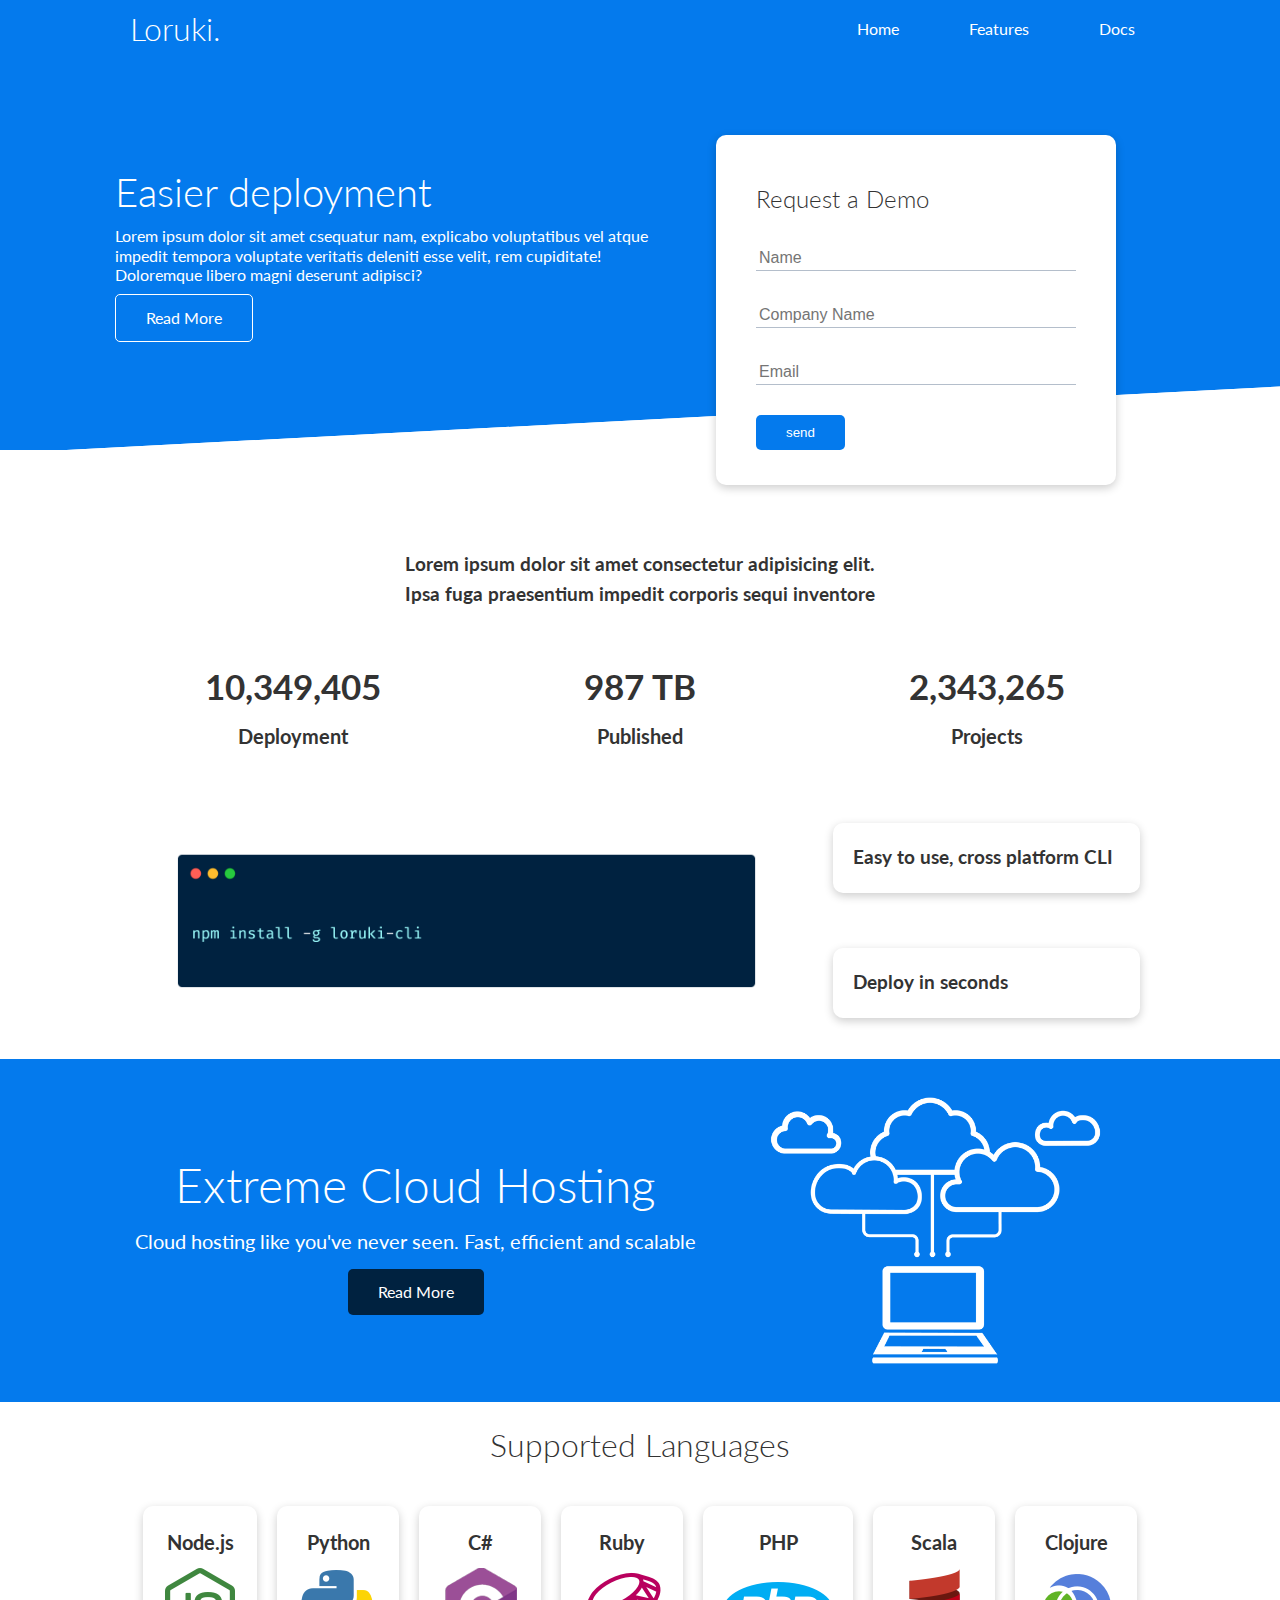
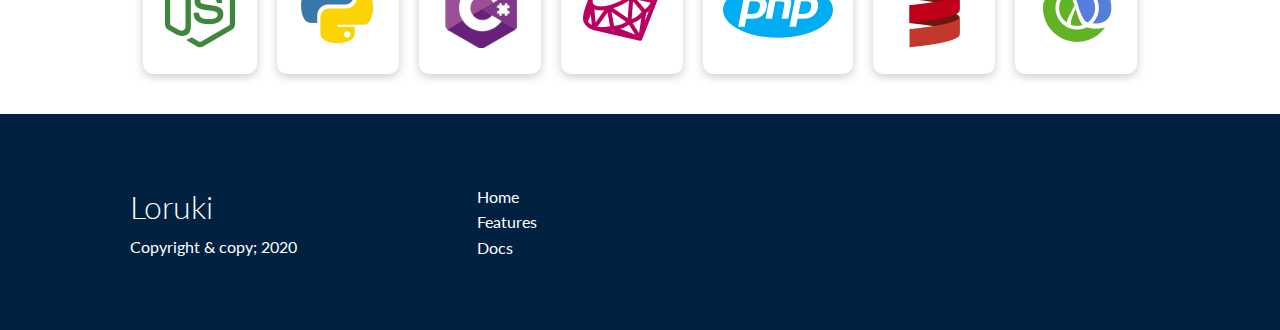
<file: index.html>
<!DOCTYPE html>
<html lang="en">
<head>
    <meta charset="UTF-8">
    <meta http-equiv="X-UA-Compatible" content="IE=edge">
    <meta name="viewport" content="width=device-width, initial-scale=1.0">
    <link rel="stylesheet" href="https://cdnjs.cloudflare.com/ajax/libs/font-awesome/6.4.0/css/all.min.css" integrity="sha512-iecdLmaskl7CVkqkXNQ/ZH/XLlvWZOJyj7Yy7tcenmpD1ypASozpmT/E0iPtmFIB46ZmdtAc9eNBvH0H/ZpiBw==" crossorigin="anonymous" referrerpolicy="no-referrer" />
    <link rel="stylesheet" href="style.css">
    <title>Home</title>
</head>
<body>
    <div class="navbar">
        <nav class="container flex">
            <h1 class="logo">Loruki.</h1>
            <ul>
                <li><a href="index.html">Home</a></li>
                <li><a href="features.html">Features</a></li>
                <li><a href="docs.html">Docs</a></li>
            </ul> 
        </nav>
    </div>

    <!-- showcase -->
    <section class="showcase">
        <div class="container grid">
            <div class="text">
                <h1>Easier deployment</h1>
                <p>Lorem ipsum dolor sit amet csequatur nam, explicabo voluptatibus vel atque impedit tempora voluptate veritatis deleniti esse velit, rem cupiditate! Doloremque libero magni deserunt adipisci?</p>
                <a href="" class="btn btn-outline">Read More</a>
            </div>
            <div class="form card">
                <h2>Request a Demo</h2>
                <form>
                    <div class="form-control">
                        <input type="text" name="name" placeholder="Name" required>
                    </div>
                    <div class="form-control">
                        <input type="text" name="Company" placeholder="Company Name" required>
                    </div>
                    <div class="form-control">
                        <input type="email" name="Email" placeholder="Email" required>
                    </div>
                    <div class="form-control">
                        <input type="submit" value="send" class="btn btn-primary">
                    </div>
                </form>
            </div>
        </div>
    </section>
    <section class="stats">
        <div class="container">
            <h3 class="stats-heading text-center my-1">Lorem ipsum dolor sit amet consectetur adipisicing elit. Ipsa fuga praesentium impedit corporis sequi inventore
            </h3>
            <div class="grid grid-3 text-center my-4">
                <div>
                    <i class="fas fa-server fa-3x"></i>
                    <h3>10,349,405</h3>
                    <p class="text-secondary">Deployment</p>
                </div>
                <div>
                    <i class="fas fa-upload fa-3x"></i>
                    <h3>987 TB</h3>
                    <p class="text-secondary">Published</p>
                </div>
                <div>
                    <i class="fas fa-project-diagram fa-3x"></i>
                    <h3>2,343,265</h3>
                    <p class="text-secondary">Projects</p>
                </div>
            </div>
        </div>
    </section>
    <section class="cli">
        <div class="container grid">
            <img src="cli.png" alt="">
            <div class="card">
                <h3>Easy to use, cross platform CLI</h3>
            </div>
            <div class="card">
                <h3>Deploy in seconds</h3>
            </div>
        </div>
    </section>
    <section class="cloud bg-primary my-2 py-2">
        <div class="container grid">
            <div class="text-center">
                <h2 class="lg">Extreme Cloud Hosting</h2>
                <p class="lead my-1">Cloud hosting like you've never seen. Fast, efficient and scalable</p>
                <a href="features.html" class="btn btn-dark">Read More</a>
            </div>
            <img src="cloud.png" alt="">
        </div>
    </section>
    <section class="languages">
        <h2 class="md text-center my-2">
            Supported Languages
        </h2>
        <div class="container flex">
            <div class="card">
                <h4>Node.js</h4>
                <img src="node.png" alt="">
            </div>
            <div class="card">
                <h4>Python</h4>
                <img src="python.png" alt="">
              </div>
              <div class="card">
                <h4>C#</h4>
                <img src="csharp.png" alt="">
              </div>
              <div class="card">
                <h4>Ruby</h4>
                <img src="ruby.png" alt="">
              </div>
              <div class="card">
                <h4>PHP</h4>
                <img src="php.png" alt="">
              </div>
              <div class="card">
                <h4>Scala</h4>
                <img src="scala.png" alt="">
              </div>
              <div class="card">
                <h4>Clojure</h4>
                <img src="clojure.png" alt="">
              </div>
        </div>
    </section>
    <footer class="footer bg-dark py-5">
        <div class="container grid grid-3">
            <div>
                <h1>Loruki
                </h1>
                <p>Copyright & copy; 2020</p>
            </div>
            <nav>
                <ul>
                    <li><a href="index.html">Home</a></li>
                    <li><a href="features.html">Features</a></li>
                    <li><a href="docs.html">Docs</a></li>
                </ul>
            </nav>
            <div class="social">
                <a href="#"><i class="fab fa-github fa-2x"></i></a>
                <a href="#"><i class="fab fa-facebook fa-2x"></i></a>
                <a href="#"><i class="fab fa-instagram fa-2x"></i></a>
                <a href="#"><i class="fab fa-twitter fa-2x"></i></a>
            </div>
        </div>
    </footer>
</body>
</html>
</file>
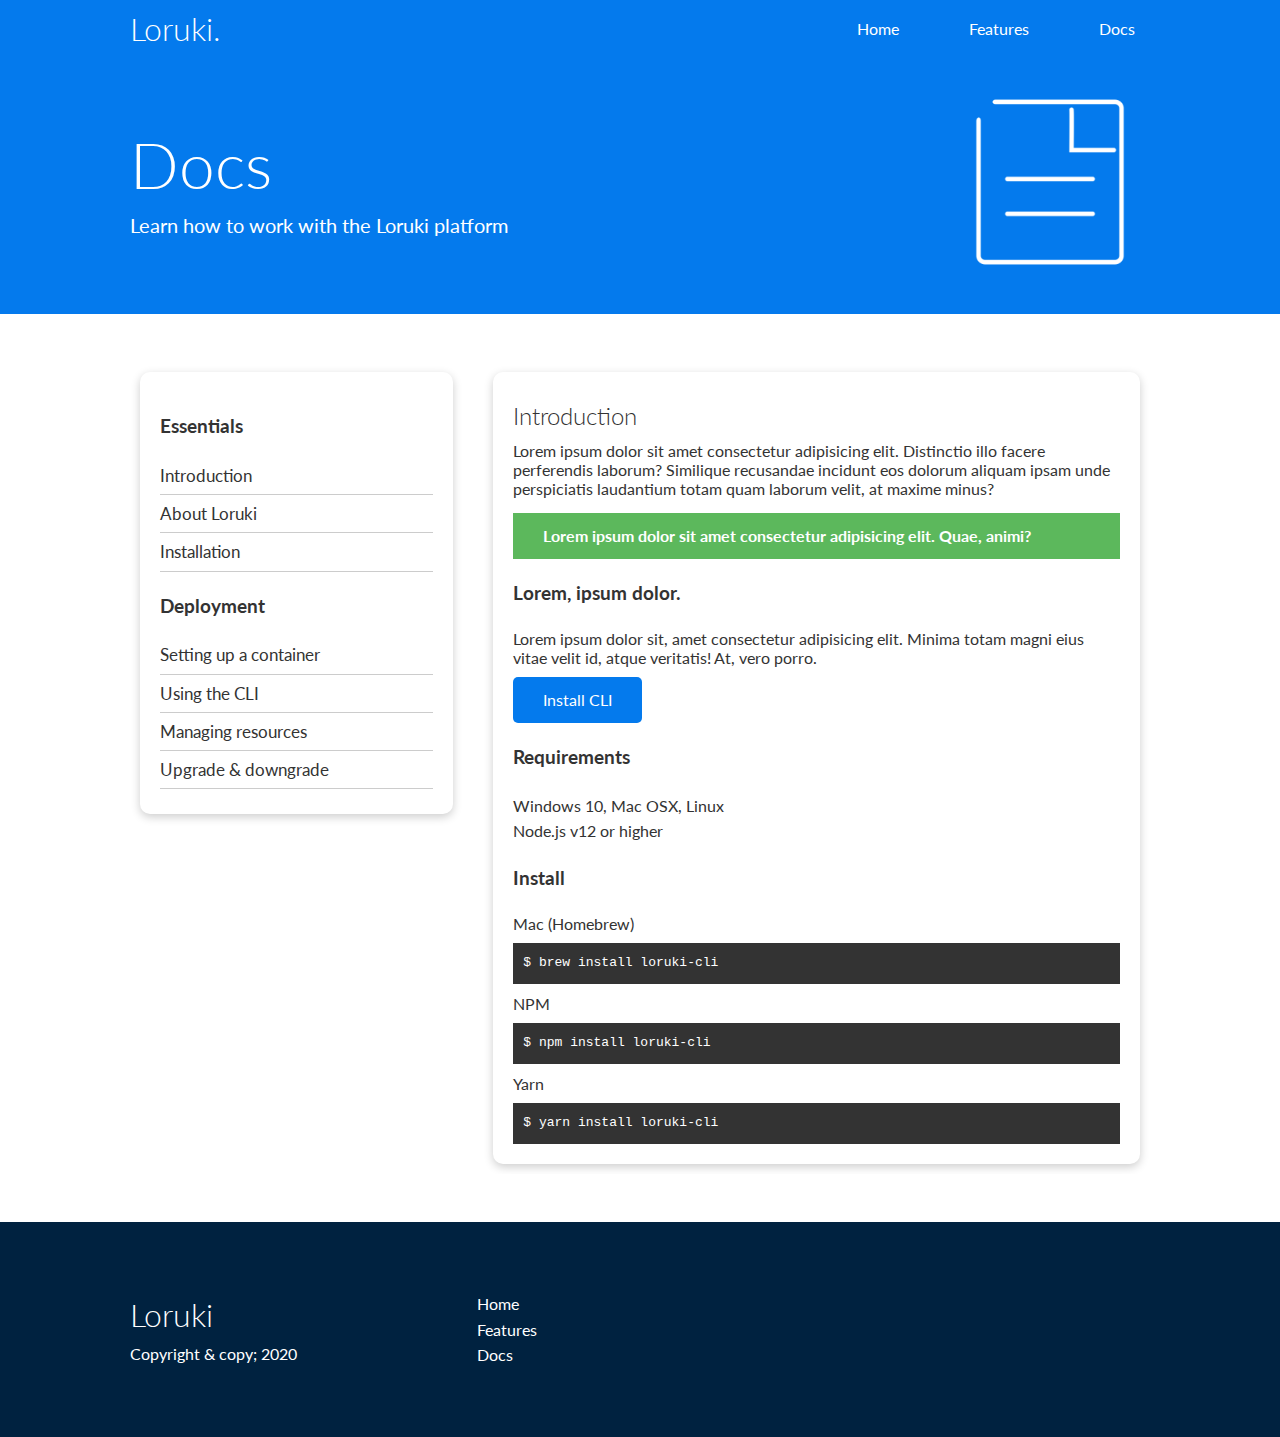
<file: docs.html>
<!DOCTYPE html>
<html lang="en">
<head>
    <meta charset="UTF-8">
    <meta http-equiv="X-UA-Compatible" content="IE=edge">
    <meta name="viewport" content="width=device-width, initial-scale=1.0">
    <link rel="stylesheet" href="https://cdnjs.cloudflare.com/ajax/libs/font-awesome/6.4.0/css/all.min.css" integrity="sha512-iecdLmaskl7CVkqkXNQ/ZH/XLlvWZOJyj7Yy7tcenmpD1ypASozpmT/E0iPtmFIB46ZmdtAc9eNBvH0H/ZpiBw==" crossorigin="anonymous" referrerpolicy="no-referrer" />
    <link rel="stylesheet" href="style.css">
    <title>Docs</title>
</head>
<body>
    <div class="navbar">
        <nav class="container flex">
            <h1 class="logo">Loruki.</h1>
            <ul>
                <li><a href="index.html">Home</a></li>
                <li><a href="features.html">Features</a></li>
                <li><a href="docs.html">Docs</a></li>
            </ul> 
        </nav>
    </div>
    <section class="docs-head bg-primary py-3">
        <div class="container grid">
            <div>
                <h1 class="xl">Docs</h1>
                <p class="lead">
                    Learn how to work with the Loruki platform
                </p>
            </div>
            <img src="docs.png" alt="">
        </div>
    </section>
    <section class="docs-main my-4">
        <div class="container grid">
            <div class="card bg-light p-3">
                <h3 class="my-2">Essentials</h3>
                <nav>
                    <ul>
                        <li><a class="text-primary" href="#">Introduction</a></li>
                        <li><a href="#">About Loruki</a></li>
                        <li><a href="#">Installation</a></li>
                    </ul>
                </nav>
                <h3 class="my-2">Deployment</h3>
                <nav>
                    <ul>
                        <li><a href="#">Setting up a container</a></li>
							<li><a href="#">Using the CLI</a></li>
							<li><a href="#">Managing resources</a></li>
							<li><a href="#">Upgrade & downgrade</a></li>
                    </ul>
                </nav>
            </div>
            <div class="card">
                <h2>Introduction</h2>
                <p>Lorem ipsum dolor sit amet consectetur adipisicing elit. Distinctio illo facere perferendis laborum? Similique recusandae incidunt eos dolorum aliquam ipsam unde perspiciatis laudantium totam quam laborum velit, at maxime minus?</p>
                <div class="alert alert-success">
                    <i class="fas fa-info"></i> Lorem ipsum dolor sit amet consectetur adipisicing elit. Quae, animi?
                </div>
                <h3>Lorem, ipsum dolor.</h3>
                <p>Lorem ipsum dolor sit, amet consectetur adipisicing elit. Minima totam magni eius vitae velit id, atque veritatis! At, vero porro.</p>
                <a href="#" class="btn btn-primary">Install CLI</a>
                <h3>Requirements</h3>
                <ul>
                    <li>Windows 10, Mac OSX, Linux</li>
                    <li>Node.js v12 or higher</li>
                </ul>
                <h3>Install</h3>
                <p>Mac (Homebrew)</p>
                <pre><code>$ brew install loruki-cli</code></pre>
                <p>NPM</p>
                <pre><code>$ npm install loruki-cli</code></pre>
                <p>Yarn</p>
                <pre><code>$ yarn install loruki-cli</code></pre>
            </div>
        </div>
    </section>
    <footer class="footer bg-dark py-5">
        <div class="container grid grid-3">
            <div>
                <h1>Loruki
                </h1>
                <p>Copyright & copy; 2020</p>
            </div>
            <nav>
                <ul>
                    <li><a href="index.html">Home</a></li>
                    <li><a href="features.html">Features</a></li>
                    <li><a href="docs.html">Docs</a></li>
                </ul>
            </nav>
            <div class="social">
                <a href="#"><i class="fab fa-github fa-2x"></i></a>
                <a href="#"><i class="fab fa-facebook fa-2x"></i></a>
                <a href="#"><i class="fab fa-instagram fa-2x"></i></a>
                <a href="#"><i class="fab fa-twitter fa-2x"></i></a>
            </div>
        </div>
    </footer>
</body>
</html>
</file>
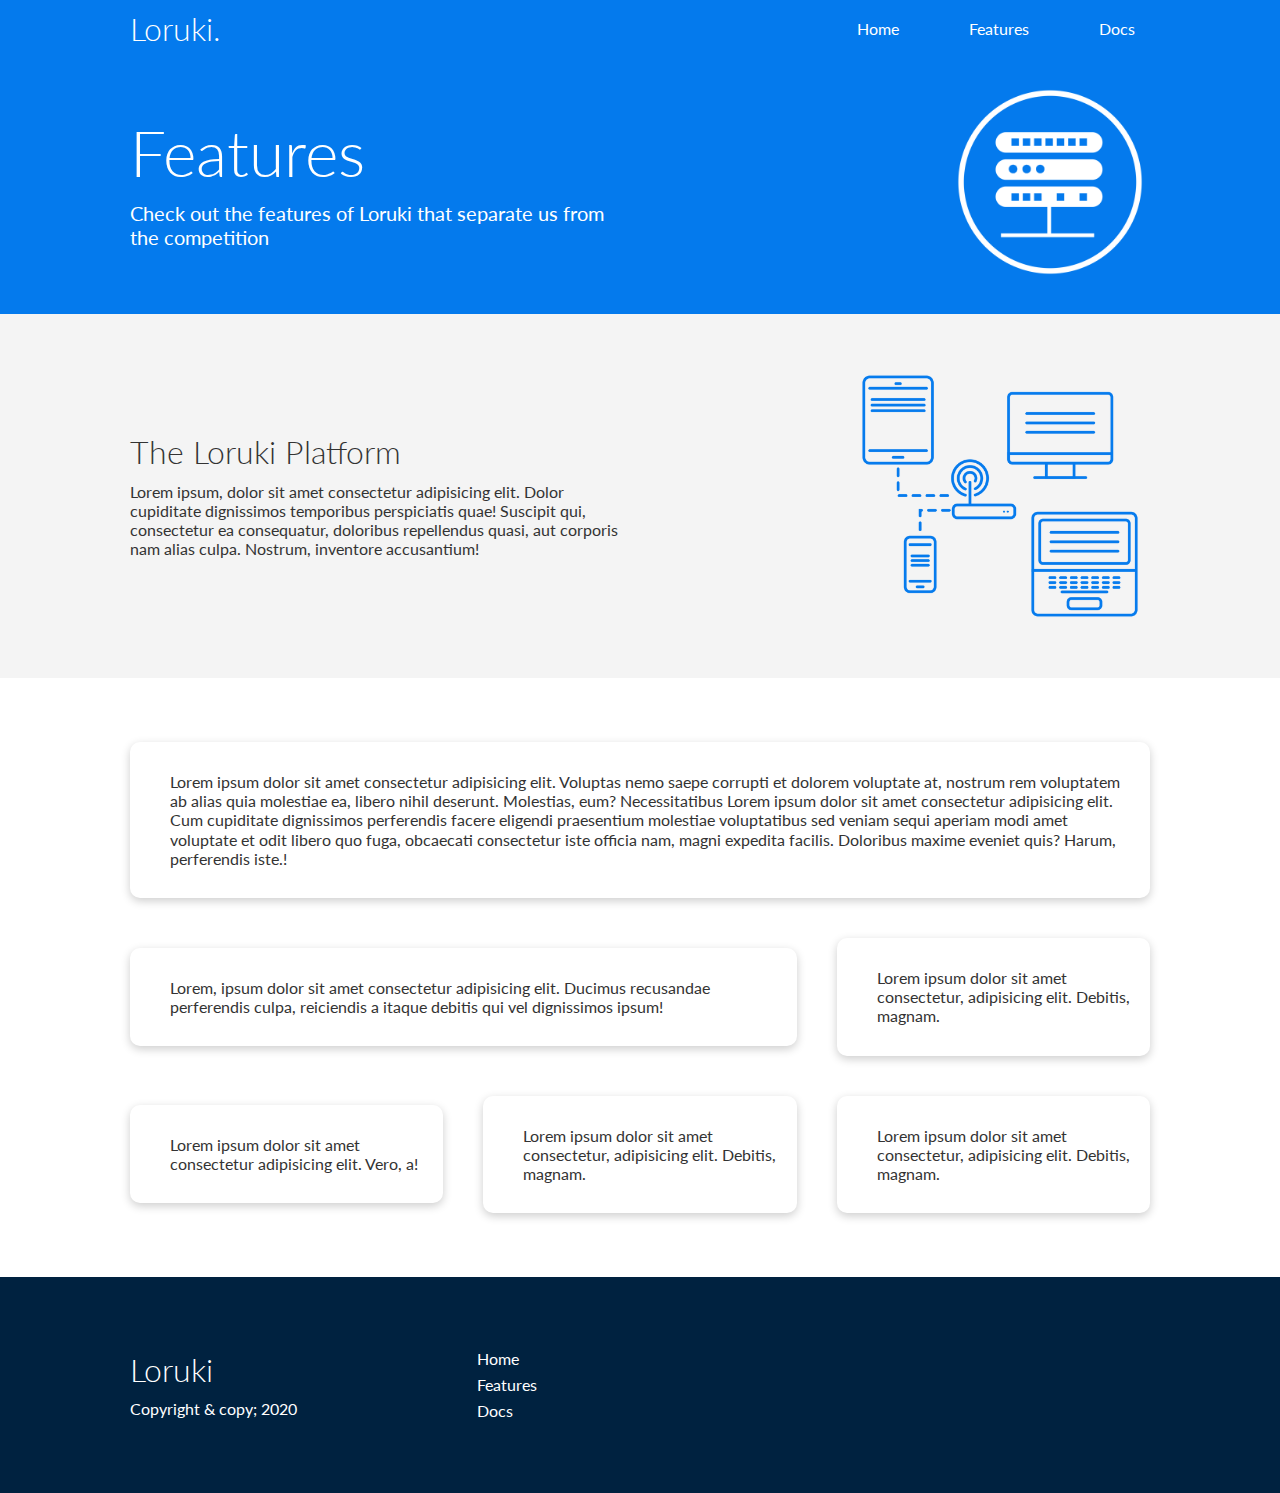
<file: features.html>
<!DOCTYPE html>
<html lang="en">
<head>
    <meta charset="UTF-8">
    <meta http-equiv="X-UA-Compatible" content="IE=edge">
    <meta name="viewport" content="width=device-width, initial-scale=1.0">
    <link rel="stylesheet" href="https://cdnjs.cloudflare.com/ajax/libs/font-awesome/6.4.0/css/all.min.css" integrity="sha512-iecdLmaskl7CVkqkXNQ/ZH/XLlvWZOJyj7Yy7tcenmpD1ypASozpmT/E0iPtmFIB46ZmdtAc9eNBvH0H/ZpiBw==" crossorigin="anonymous" referrerpolicy="no-referrer" />
    <link rel="stylesheet" href="style.css">
    <title>Features</title>
</head>
<body>
    <div class="navbar">
        <nav class="container flex">
            <h1 class="logo">Loruki.</h1>
            <ul>
                <li><a href="index.html">Home</a></li>
                <li><a href="features.html">Features</a></li>
                <li><a href="docs.html">Docs</a></li>
            </ul> 
        </nav>
    </div>
   <section class="features-head bg-primary py-3">
    <div class="container grid">
        <div>
            <h1 class="xl">Features</h1>
            <p class="lead">
                Check out the features of Loruki that separate us from the
                    competition
            </p>
        </div>
        <img src="server.png" alt="">
    </div>
</section>
<section class="features-sub-head bg-light py-3">
    <div class="container grid">
        <div>
            <h1 class="md">The Loruki Platform</h1>
            <p>
                Lorem ipsum, dolor sit amet consectetur adipisicing elit. Dolor cupiditate dignissimos temporibus perspiciatis quae! Suscipit qui, consectetur ea consequatur, doloribus repellendus quasi, aut corporis nam alias culpa. Nostrum, inventore accusantium!
            </p>
        </div>
        <img src="server2.png" alt="">
    </div>
</section>
<section class="features-main my-2">
    <div class="container grid grid-3">
        <div class="card flex">
            <i class="fas fa-server fa-3x"></i>
            <p>Lorem ipsum dolor sit amet consectetur adipisicing elit. Voluptas nemo saepe corrupti et dolorem voluptate at, nostrum rem voluptatem ab alias quia molestiae ea, libero nihil deserunt. Molestias, eum? Necessitatibus Lorem ipsum dolor sit amet consectetur adipisicing elit. Cum cupiditate dignissimos perferendis facere eligendi praesentium molestiae voluptatibus sed veniam sequi aperiam modi amet voluptate et odit libero quo fuga, obcaecati consectetur iste officia nam, magni expedita facilis. Doloribus maxime eveniet quis? Harum, perferendis iste.!</p>
        </div>
        <div class="card flex">
            <i class="fas fa-network-wired fa-3x"></i>
            <p>
                Lorem, ipsum dolor sit amet consectetur adipisicing elit. Ducimus
                recusandae perferendis culpa, reiciendis a itaque debitis qui vel
                dignissimos ipsum!
            </p>
        </div>
        <div class="card flex">
            <i class="fas fa-laptop-code fa-3x"></i>
            <p>
                Lorem ipsum dolor sit amet consectetur, adipisicing elit. Debitis,
                magnam.
            </p>
        </div>
        <div class="card flex">
            <i class="fas fa-database fa-3x"></i>
            <p>
                Lorem ipsum dolor sit amet consectetur adipisicing elit. Vero, a!
            </p>
        </div>
        <div class="card flex">
            <i class="fas fa-power-off fa-3x"></i>
            <p>
                Lorem ipsum dolor sit amet consectetur, adipisicing elit. Debitis,
                magnam.
            </p>
        </div>
        <div class="card flex">
            <i class="fas fa-upload fa-3x"></i>
            <p>
                Lorem ipsum dolor sit amet consectetur, adipisicing elit. Debitis,
                magnam.
            </p>
        </div>
    </div>
</section>
    <footer class="footer bg-dark py-5">
        <div class="container grid grid-3">
            <div>
                <h1>Loruki
                </h1>
                <p>Copyright & copy; 2020</p>
            </div>
            <nav>
                <ul>
                    <li><a href="index.html">Home</a></li>
                    <li><a href="features.html">Features</a></li>
                    <li><a href="docs.html">Docs</a></li>
                </ul>
            </nav>
            <div class="social">
                <a href="#"><i class="fab fa-github fa-2x"></i></a>
                <a href="#"><i class="fab fa-facebook fa-2x"></i></a>
                <a href="#"><i class="fab fa-instagram fa-2x"></i></a>
                <a href="#"><i class="fab fa-twitter fa-2x"></i></a>
            </div>
        </div>
    </footer>
</body>
</html>
</file>
<file: style.css>
@import url('https://fonts.googleapis.com/css2?family=Lato:wght@300&display=swap');
 
* {
    box-sizing: border-box;
    margin: 0;
    padding: 0;
}
body {
    font-family: 'Lato', sans-serif;
    color: #333;
    line-height: 1.6;
}

/* utilities */

:root {
    --primary-color: #047aed;
    --secondary-color: #1c3fa8;
    --dark-color: #002240;
    --light-color: #f4f4f4;
    --success-color: #5cb85c;
    --error-color: #d9534f;
  }
a{
    text-decoration: none;
    color: #333;
 }
ul{
    list-style: none;   
    gap: 40px;
}
h1,h2{
    font-weight: 300;
    line-height: 1.2;
    margin-top: 10px;
    margin-bottom: 10px;
}
img{
    width: 100%;
}
p{
    line-height: 1.2;
    margin-top: 10px;
    margin-bottom: 10px;
}
.container{
    max-width: 1100px;
    margin:0 auto;
    overflow: auto;
    padding: 0 40px;
}

/* text sizes */

.lead{
    font-size: 20px;
}
.sm{
    font-size: 1rem;
}
.md{
    font-size: 2rem;
}
.lg{
    font-size: 3rem;
}
.xl{
    font-size: 4rem;
}
.flex{
    display: flex;
    justify-content: center;
}
.grid{
    display: grid;
    grid-template-columns: repeat(2, 1fr);
    gap: 20px;
    justify-content: center;
    align-items: center;
    height: 100%;
}
.grid-3{
    grid-template-columns: repeat(3, 1fr);
}
.btn{
    display: inline-block;
    padding: 10px 30px;
    cursor: pointer;
    background-color: #047aed;
    color: #fff;
    border: none;
    border-radius: 5px;
}
.bg-primary, .btn-primary{
    background-color: #047aed;
    color: #fff;
}
.bg-secondary, .btn-secondary{
    background-color: var(--secondary-color);
    color: #fff;
}
.bg-dark, .btn-dark{
    background-color: var(--dark-color);
    color: #fff;
}
.bg-light, .btn-light{
    background-color: var(--light-color);
    color: #333;
}
.alert {
    background-color: var(--light-color);
    padding: 10px 20px;
    font-weight: bold;
    margin: 15px 0;
  }
  
.alert i {
      margin-right: 10px;
    }
    
.alert-success {
        background-color: var(--success-color);
    color: #fff;
  }
  
.alert-error {
    background-color: var(--error-color);
    color: #fff;
  }
.my-1{
    margin: 1rem 0;
}
.my-2{
    margin: 1.5rem 0;
}
.my-3{
    margin: 2rem 0;
}
.my-4{
    margin: 3rem 0;
}
.my-5{
    margin: 4rem 0;
}
.m-1{
    margin: 1rem;
}
.m-2{
    margin: 1.5rem;
}
.m-3{
    margin: 2rem;
}
.m-4{
    margin: 3rem;
}
.m-5{
    margin: 4rem;
}

/* padding */

.py-1{
    padding: 1rem 0;
}
.py-2{
    padding: 1.5rem 0;
}
.py-3{
    padding: 2rem 0;
}
.py-4{
    padding: 3rem 0;
}
.py-5{
    padding: 4rem 0;
}
.p-1{
    padding: 1rem;
}
.p-2{
    padding: 1.5rem;
}
.p-3{
    padding: 2rem;
}
.p-4{
    padding: 3rem;
}
.p-5{
    padding: 4rem;
}

.card{
    background-color: #fff;
    color: #333;
    border-radius: 10px;
    box-shadow: 0 3px 10px rgba(0,0,0,0.2);
    padding: 20px;
    margin: 10px;
}
.btn:hover{
    transform: scale(0.98);
}
.btn-outline{
    background-color: transparent;
    border: 1px solid #fff;
}
.text-center{
    text-align: center;
}
/* navbar */


.navbar ul a{
    color: #fff;
    padding: 10px;
    margin: 0px 5px;
}
.navbar{
    background-color: #047aed;
    color: #fff;
    height: 50px;
    
}
.navbar ul{
    display: flex;
}
.navbar .flex{
    justify-content: space-between;
    align-items: center;
}
ul a:hover{
    border-bottom: 2px solid #fff;
}

/* showcase */

.showcase{
    height: 400px;
    background-color: #047aed;
    color:#fff;
    position: relative;
}
.showcase h1{
    font-size: 40px;
}
.showcase p{
    line-height: 1.2;
    margin-top: 10px;
    margin-bottom: 10px;
}
.showcase .grid{
    grid-template-columns: 55% 45%;
    gap: 30px;
    overflow: visible;
}
.showcase .form{
    position: relative;
    top: 60px;
    height: 350px;
    width: 400px;
    padding: 40px;
    z-index: 100;
}
.showcase .form .form-control{
    margin: 30px 0;
}
.showcase .form input[type='text'],.showcase .form input[type='email']{
    border: 0;
    border-bottom: 1px solid #b4becb;
    width: 100%;
    padding: 3px;
    font-size: 16px;
}
.showcase .form input:focus{
    outline: none;
}
.showcase::before,
.showcase::after{
    content: '';
    position: absolute;
    height: 100px;
    bottom: -70px;
    right: 0;
    left: 0;
    background-color: #fff;
    transform: skewY(-3deg);
}

/* stats */

.stats{
    padding-top: 100px;
}
.stats-heading{
    max-width: 500px;
    margin: auto;
}
.stats .grid h3{
    font-size: 35px;
}
.stats .grid p{
    font-size: 20px;
    font-weight: bold;
}
.cli .grid{
    grid-template-columns: repeat(3, 1fr);
    grid-template-rows: repeat(2,1fr);
}
.cli .grid >*:first-child{
    grid-column: 1 / span 2;
    grid-row: 1 / span 2;
}

/* cloud */

.cloud .grid{
    grid-template-columns: 4fr 3fr;
}

/* languages */

.languages .flex{
    flex-wrap: wrap;
  } 
  .languages .card{
    text-align: center;
    margin: 18px 10px 40px;
    transition: transform 0.2s ease-in;
  }
  .languages .card h4{
    font-size: 20px;
    margin-bottom: 10px;
  }
  .languages .card:hover{
    transform: translateY(-15px);
  }

  /* features */

.features-head img,
.docs-head img{
  width: 200px;
  justify-self: flex-end;
}
.features-sub-head img{
  width: 300px;
  justify-self: flex-end;
}
.features-main .card > i{
  margin-right: 20px;
}
.features-main .grid{
  padding: 30px;
}
.features-main .grid > *:first-child{
  grid-column: 1 / span 3;
}
.features-main .grid > *:nth-child(2){
  grid-column: 1 / span 2;
}

/* docs */

.docs-main h3{
  margin: 20px 0;
}
.docs-main .grid{
  grid-template-columns: 1fr 2fr;
  align-items: flex-start;
}
.docs-main nav li{
  font-size: 17px;
  padding-bottom: 5px;
  margin-bottom: 5px;
  border-bottom: 1px #ccc solid;
}
.docs-main a:hover{
  font-weight: bold;
}
pre {
    background: #333;
    color: #fff;
    padding: 10px;
}

/* Footer */

.footer .social a{
  margin: 0 10px;
}
.fab{
    color: #fff;
}
.fa-github:hover{
  color: #000000;
}
.fa-facebook:hover{
  color: #1773EA;
}
.fa-instagram:hover{
  color: #B32E87;
}
.fa-twitter:hover{
  color: #1C9CEA;
}
.footer ul a{
    color: #fff;
}

/* responsive */

@media (max-width: 950px){
    .showcase .form{
      width: 340px;
    }
  }

  @media (max-width: 800px) {
    .grid,
    .showcase .grid,
    .stats .grid,
    .cli .grid,
    .cloud .grid,
    .features-main .grid,
    .docs-main .grid {
      grid-template-columns: 1fr;
      grid-template-rows: 1fr;
    }
  
    .showcase {
      height: auto;
    }
  
    .showcase .text {
      text-align: center;
      margin-top: 40px;
      animation: slideInFromTop 1s ease-in;
    }
  
    .showcase .form {
      justify-self: center;
      margin: auto;
      animation: slideInFromBottom 1s ease-in;
    }
  
    .cli .grid > *:first-child {
      grid-column: 1;
      grid-row: 1;
    }
  
    .features-head,
    .features-sub-head,
    .docs-head {
      text-align: center;
    }
  
    .features-head img,
    .features-sub-head img,
    .docs-head img {
      justify-self: center;
    }
  
    .features-main .grid > *:first-child,
    .features-main .grid > *:nth-child(2) {
      grid-column: 1;
    }
  }

  @media (max-width: 400px) {
    .navbar{
      height: 110px;
    }
  
    .navbar .flex{
      flex-direction: column;
    }
  
    .navbar ul{
      padding: 10px;
      background-color: rgba(0, 0, 0, 0.1);
    }
    
    .showcase-form{
      width: 300px;
    }
   }
</file>
